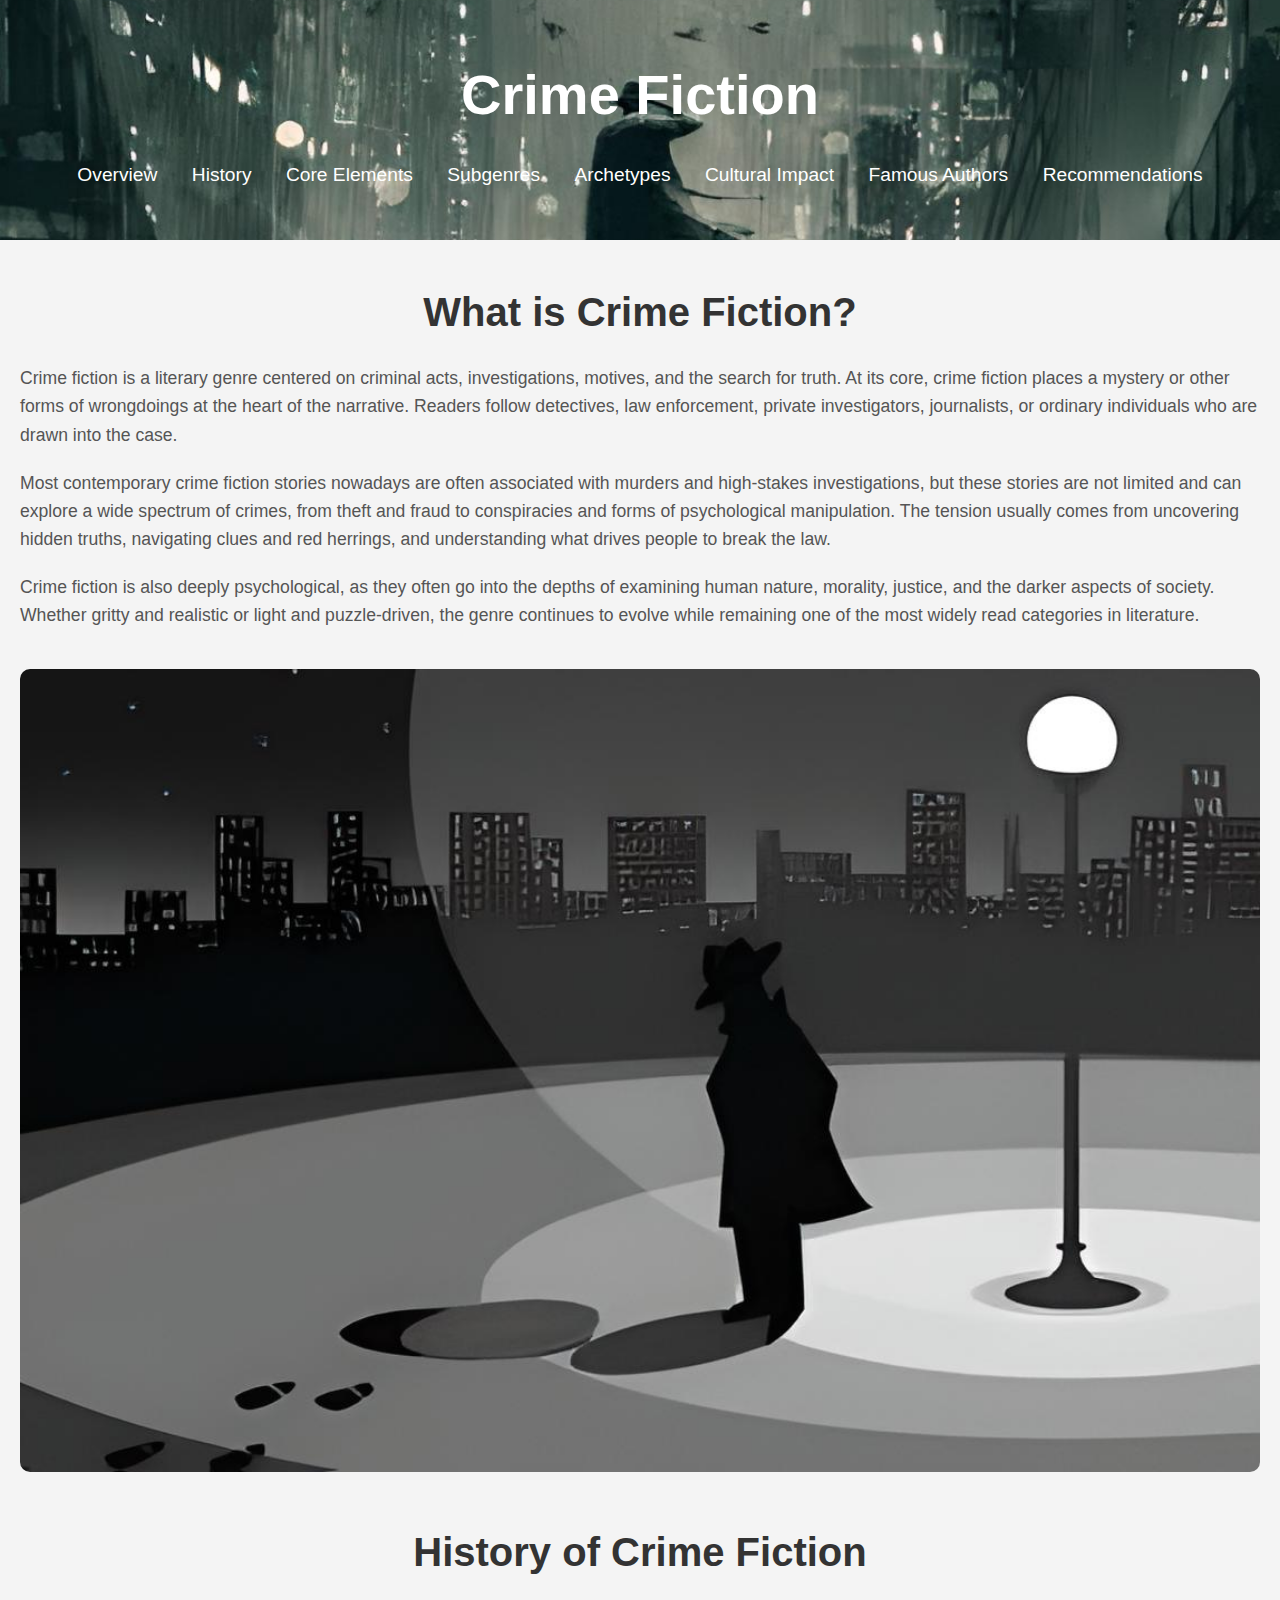
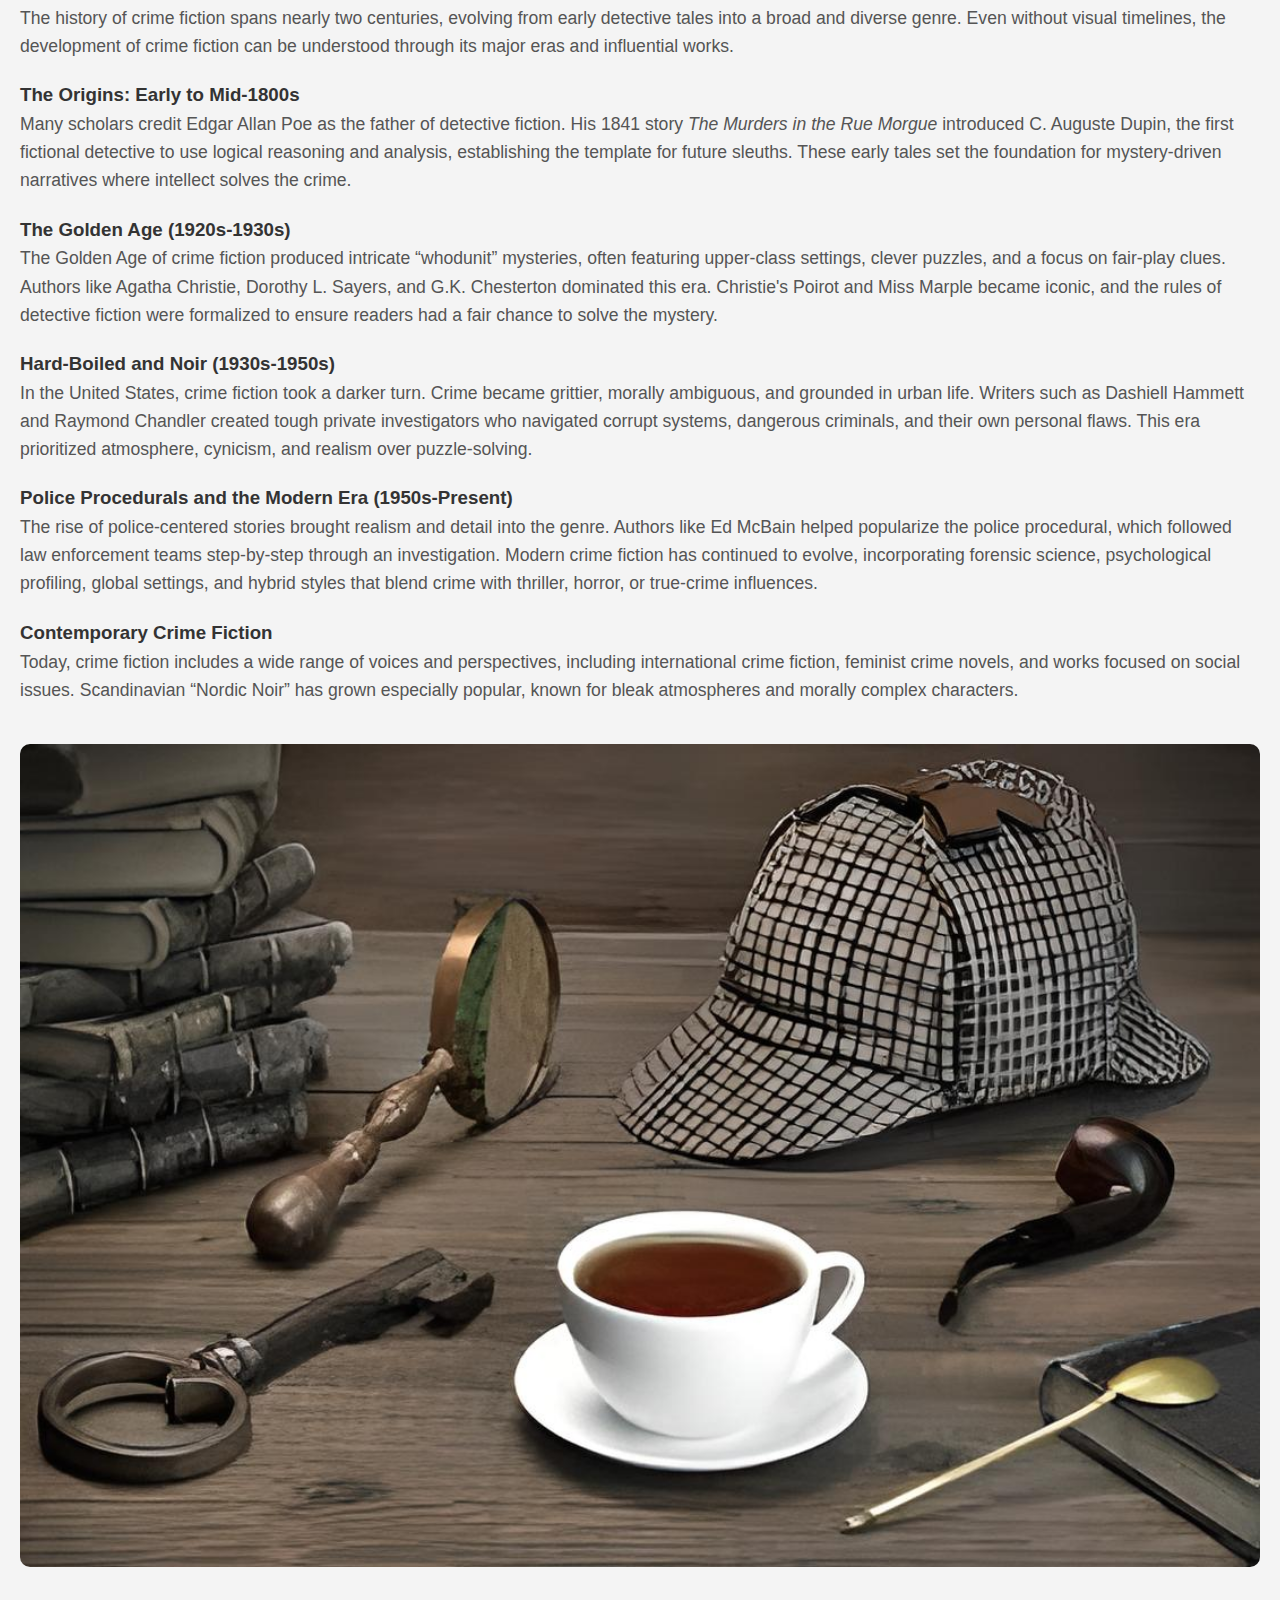
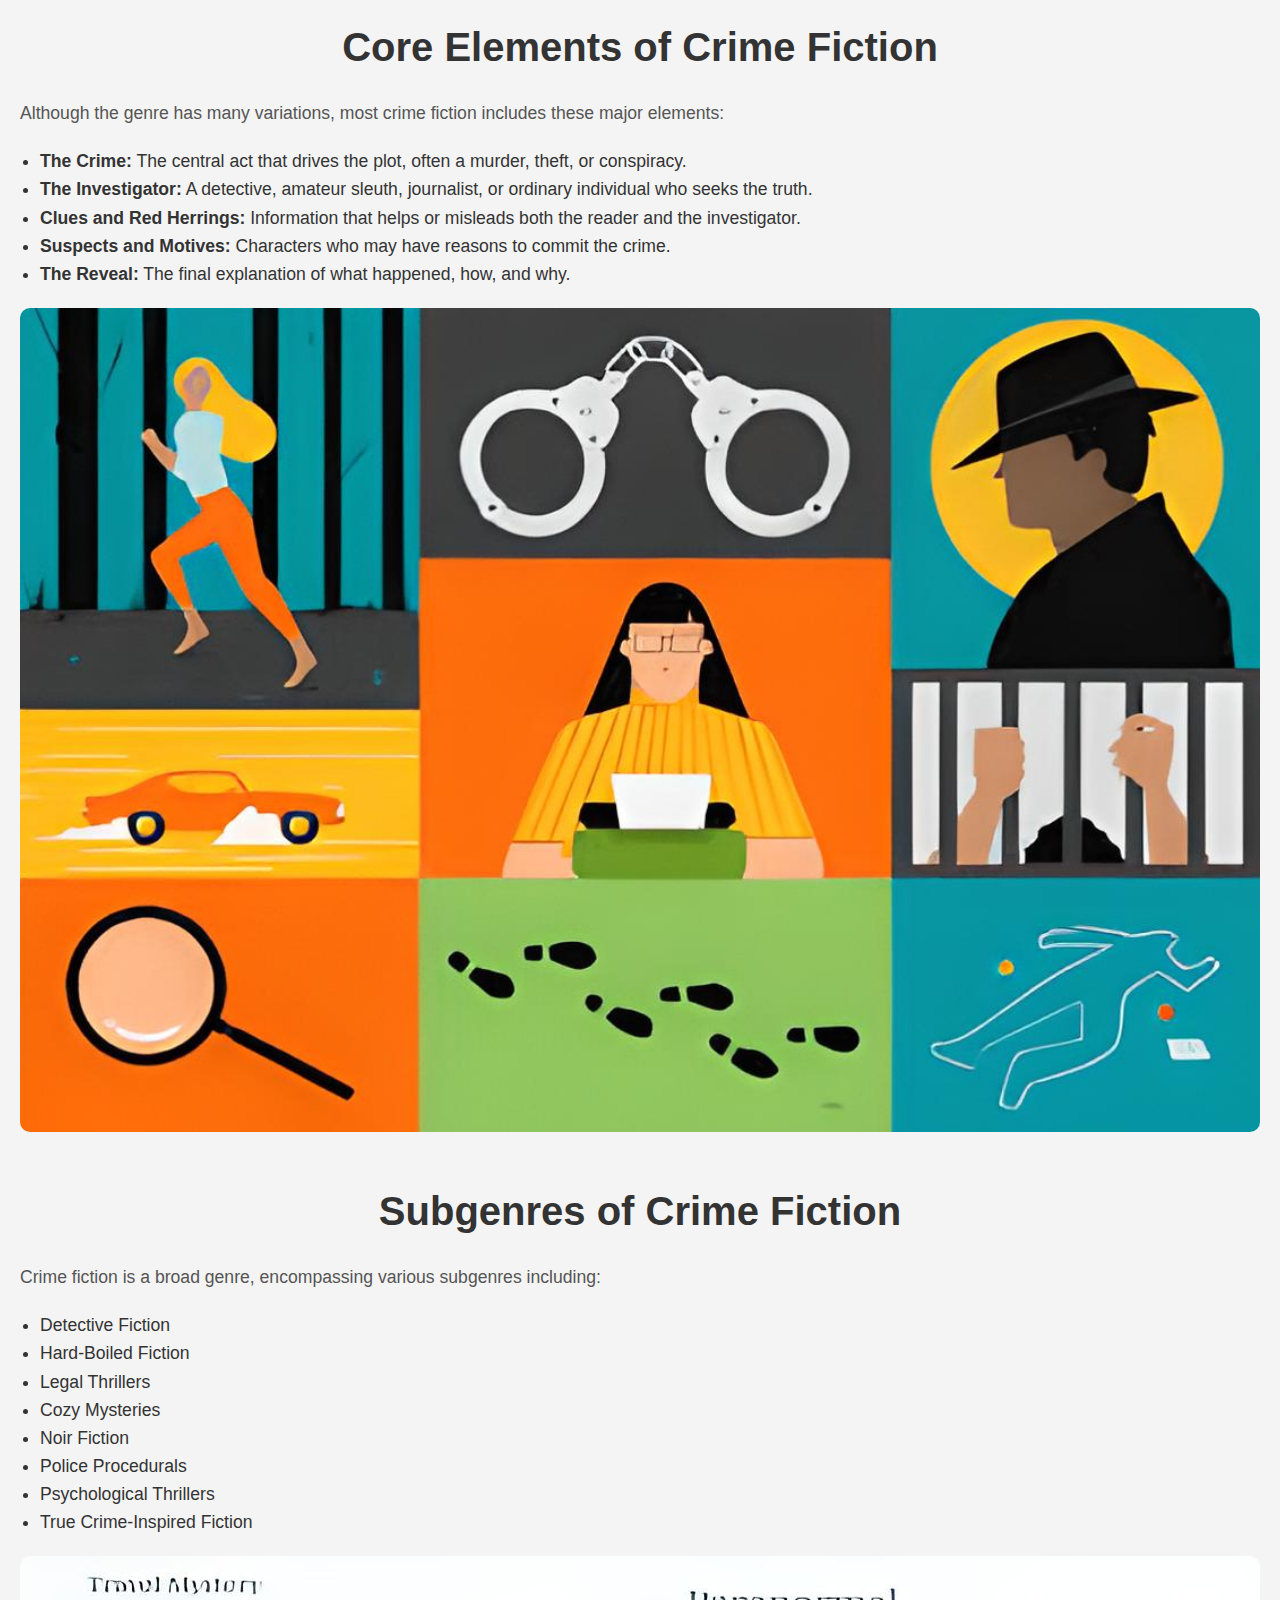
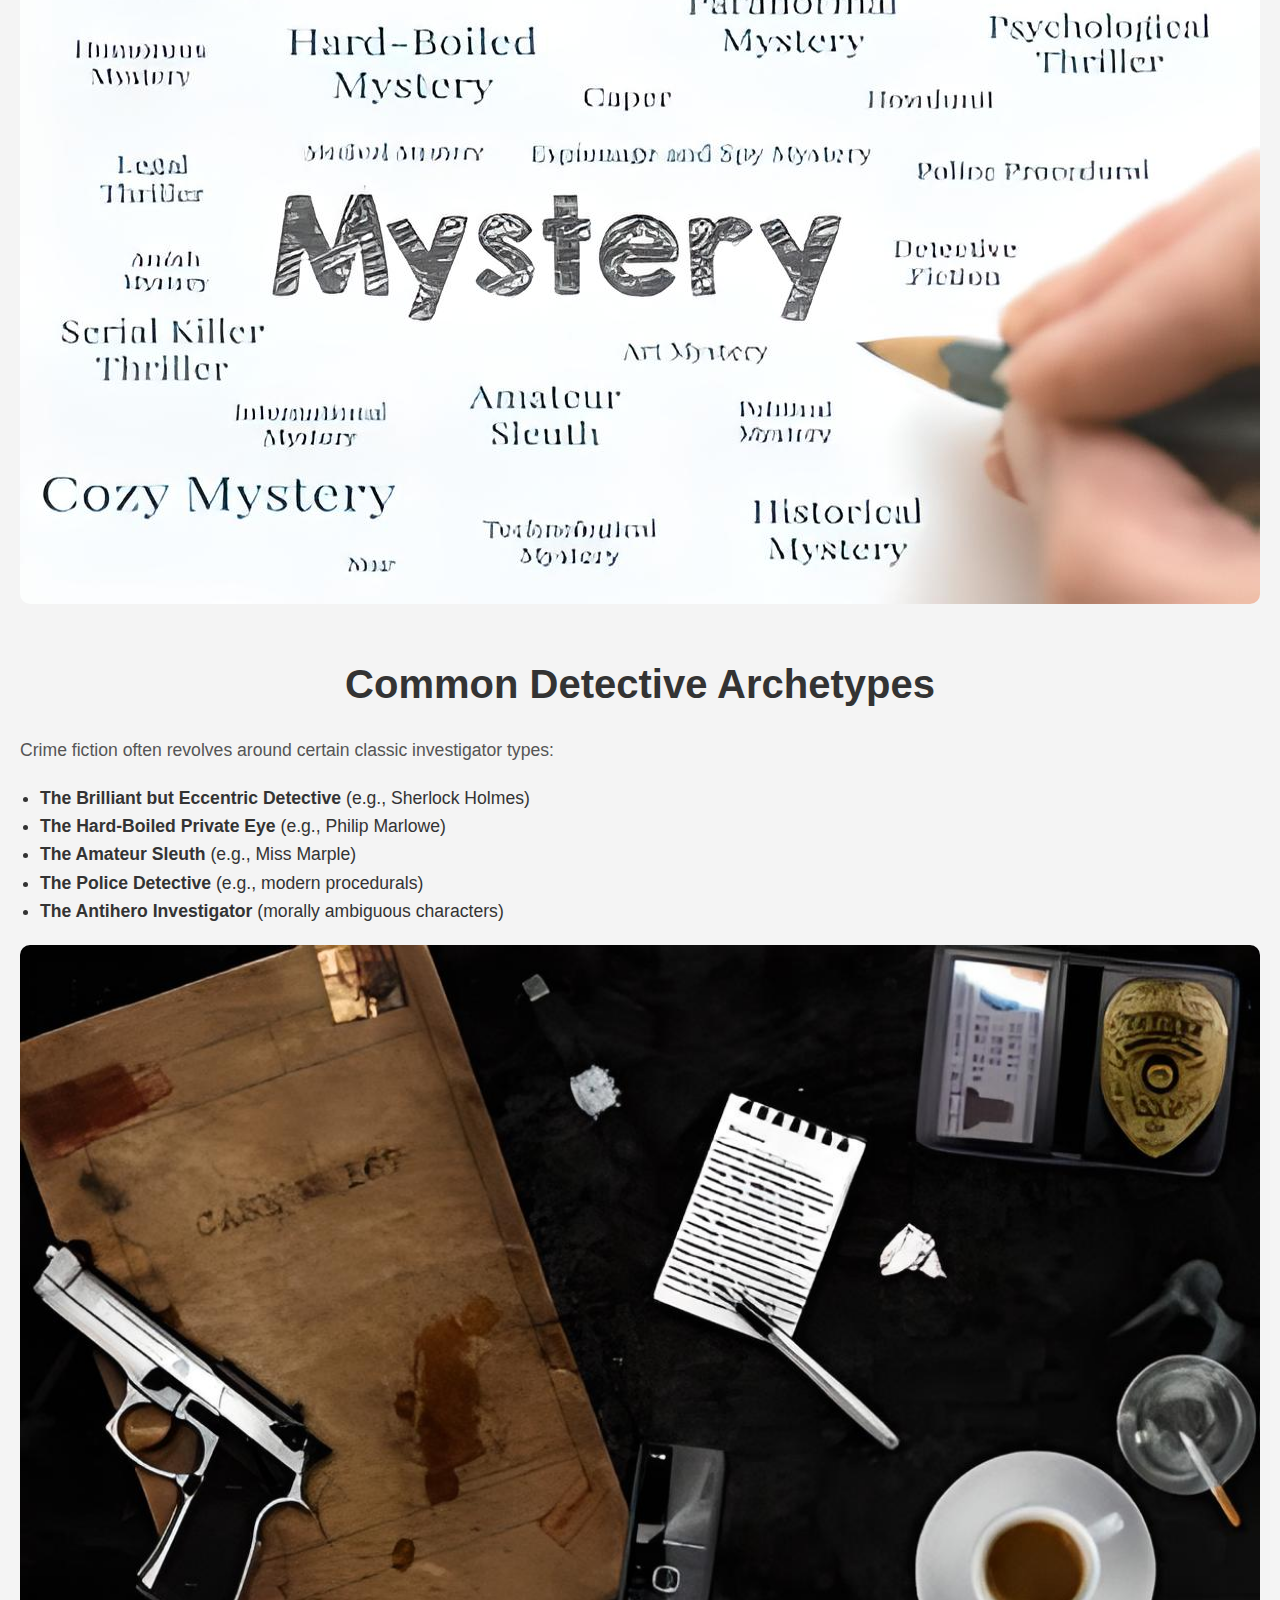
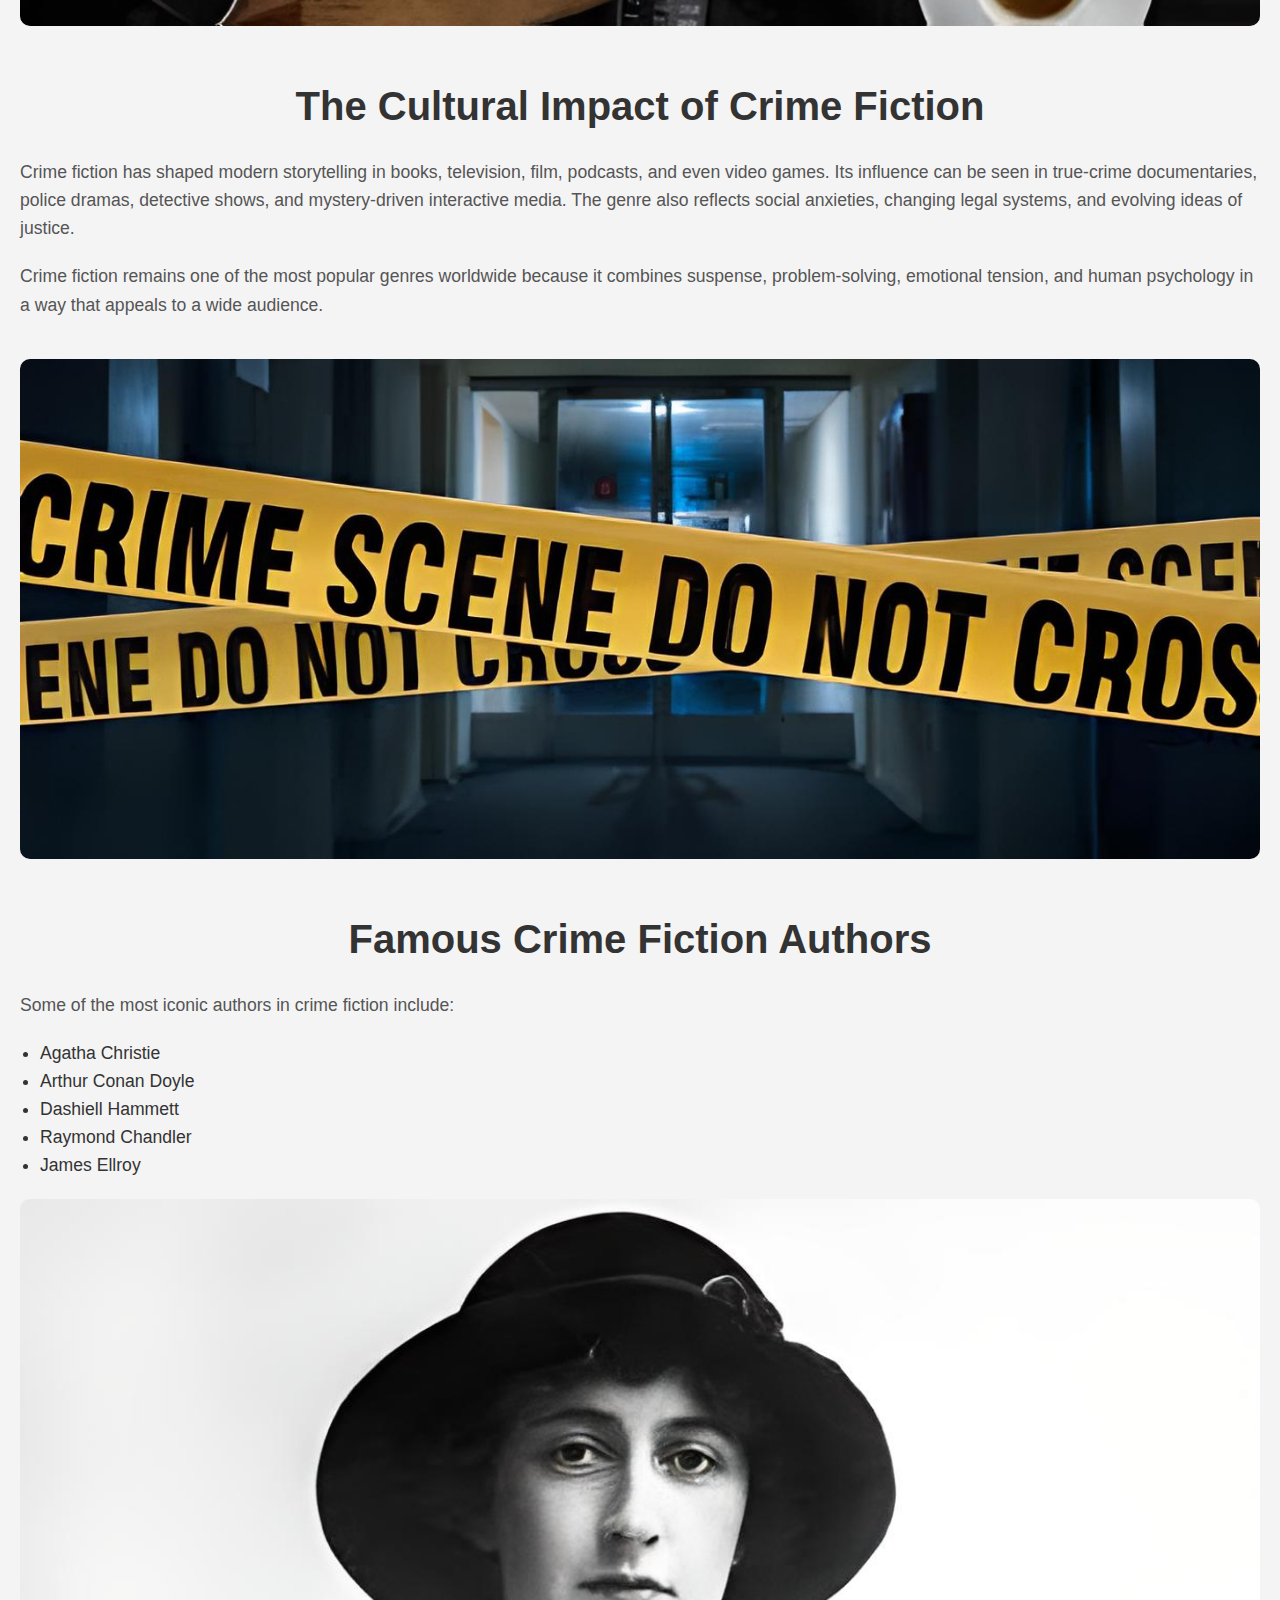
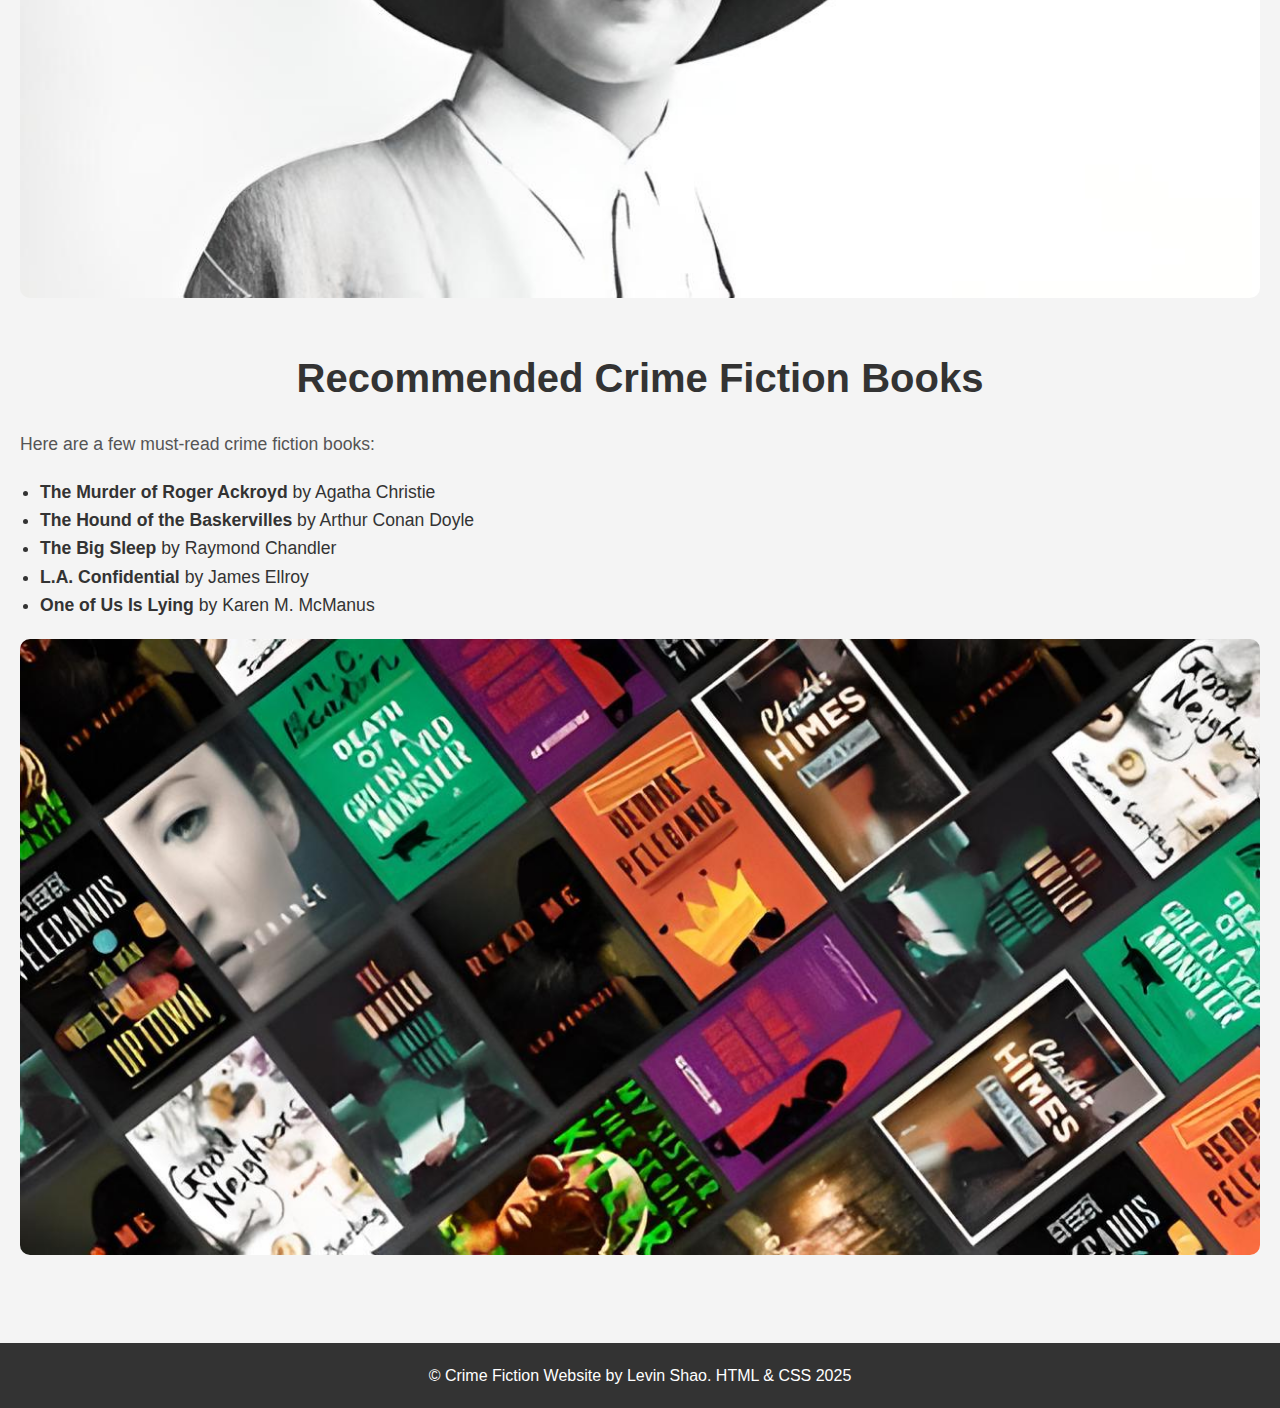
<file: index.html>
<!DOCTYPE html>
<html lang="en">
<head>
    <meta charset="UTF-8">
    <meta name="viewport" content="width=device-width, initial-scale=1.0">
    <meta http-equiv="X-UA-Compatible" content="ie=edge">
    <title>Crime Fiction</title>
    <link rel="icon" href="img/favicon.png" type="image/png">
    <link rel="stylesheet" href="styles.css">
</head>
<body>

    <!-- Header Section -->
    <header>
        <div class="container">
            <h1>Crime Fiction</h1>
            <nav>
                <ul>
                    <li><a href="#overview">Overview</a></li>
                    <li><a href="#history">History</a></li>
                    <li><a href="#core-elements">Core Elements</a></li>
                    <li><a href="#subgenres">Subgenres</a></li>
                    <li><a href="#archetypes">Archetypes</a></li>
                    <li><a href="#impact">Cultural Impact</a></li>
                    <li><a href="#famous-authors">Famous Authors</a></li>
                    <li><a href="#recommendations">Recommendations</a></li>
                </ul>
            </nav>
        </div>
    </header>

    <!-- Main Content Section -->
    <main>

        <!-- OVERVIEW -->
        <section id="overview" class="section">
            <h2>What is Crime Fiction?</h2>
            <p>
                Crime fiction is a literary genre centered on criminal acts, investigations, motives, 
                and the search for truth. At its core, crime fiction places a mystery or other forms of 
                wrongdoings at the heart of the narrative. Readers follow detectives, law enforcement, 
                private investigators, journalists, or ordinary individuals who are drawn into the case.
            </p>
            <p>
                Most contemporary crime fiction stories nowadays are often associated with murders and high-stakes 
                investigations, but these stories are not limited and can explore a wide spectrum of crimes, from 
                theft and fraud to conspiracies and forms of psychological manipulation. The tension usually comes 
                from uncovering hidden truths, navigating clues and red herrings, and understanding what drives people to break the law.
            </p>
            <p>
                Crime fiction is also deeply psychological, as they often go into the depths of examining human nature, 
                morality, justice, and the darker aspects of society. Whether gritty and realistic or light and puzzle-driven, 
                the genre continues to evolve while remaining one of the most widely read categories in literature.
            </p>
            <img src="img/hd.jpg" alt="Crime Fiction Image">
        </section>

        <!-- HISTORY -->
        <section id="history" class="section">
            <h2>History of Crime Fiction</h2>

            <p>
                The history of crime fiction spans nearly two centuries, evolving from early detective tales 
                into a broad and diverse genre. Even without visual timelines, the development of crime fiction 
                can be understood through its major eras and influential works.
            </p>

            <h3>The Origins: Early to Mid-1800s</h3>
            <p>
                Many scholars credit Edgar Allan Poe as the father of detective fiction. His 1841 story 
                <em>The Murders in the Rue Morgue</em> introduced C. Auguste Dupin, the first fictional detective 
                to use logical reasoning and analysis, establishing the template for future sleuths. These early 
                tales set the foundation for mystery-driven narratives where intellect solves the crime.
            </p>

            <h3>The Golden Age (1920s-1930s)</h3>
            <p>
                The Golden Age of crime fiction produced intricate “whodunit” mysteries, often featuring 
                upper-class settings, clever puzzles, and a focus on fair-play clues. Authors like 
                Agatha Christie, Dorothy L. Sayers, and G.K. Chesterton dominated this era. Christie's 
                Poirot and Miss Marple became iconic, and the rules of detective fiction were formalized 
                to ensure readers had a fair chance to solve the mystery.
            </p>

            <h3>Hard-Boiled and Noir (1930s-1950s)</h3>
            <p>
                In the United States, crime fiction took a darker turn. Crime became grittier, morally ambiguous, 
                and grounded in urban life. Writers such as Dashiell Hammett and Raymond Chandler created 
                tough private investigators who navigated corrupt systems, dangerous criminals, and their own 
                personal flaws. This era prioritized atmosphere, cynicism, and realism over puzzle-solving.
            </p>

            <h3>Police Procedurals and the Modern Era (1950s-Present)</h3>
            <p>
                The rise of police-centered stories brought realism and detail into the genre. Authors like 
                Ed McBain helped popularize the police procedural, which followed law enforcement teams step-by-step 
                through an investigation. Modern crime fiction has continued to evolve, incorporating forensic science, 
                psychological profiling, global settings, and hybrid styles that blend crime with thriller, horror, 
                or true-crime influences.
            </p>

            <h3>Contemporary Crime Fiction</h3>
            <p>
                Today, crime fiction includes a wide range of voices and perspectives, including international 
                crime fiction, feminist crime novels, and works focused on social issues. Scandinavian “Nordic Noir” 
                has grown especially popular, known for bleak atmospheres and morally complex characters.
            </p>

            <img src="img/hd2.jpg" alt="Crime Fiction Image">
        </section>

        <!-- CORE ELEMENTS -->
        <section id="core-elements" class="section">
            <h2>Core Elements of Crime Fiction</h2>
            <p>Although the genre has many variations, most crime fiction includes these major elements:</p>
            <ul>
                <li><strong>The Crime:</strong> The central act that drives the plot, often a murder, theft, or conspiracy.</li>
                <li><strong>The Investigator:</strong> A detective, amateur sleuth, journalist, or ordinary individual who seeks the truth.</li>
                <li><strong>Clues and Red Herrings:</strong> Information that helps or misleads both the reader and the investigator.</li>
                <li><strong>Suspects and Motives:</strong> Characters who may have reasons to commit the crime.</li>
                <li><strong>The Reveal:</strong> The final explanation of what happened, how, and why.</li>
            </ul>

            <img src="img/hd4.jpg" alt="Crime Fiction Image">
        </section>

        <!-- SUBGENRES -->
        <section id="subgenres" class="section">
            <h2>Subgenres of Crime Fiction</h2>
            <p>Crime fiction is a broad genre, encompassing various subgenres including:</p>
            <ul>
                <li>Detective Fiction</li>
                <li>Hard-Boiled Fiction</li>
                <li>Legal Thrillers</li>
                <li>Cozy Mysteries</li>
                <li>Noir Fiction</li>
                <li>Police Procedurals</li>
                <li>Psychological Thrillers</li>
                <li>True Crime-Inspired Fiction</li>
            </ul>

            <img src="img/hd5.jpg" alt="Crime Fiction Image">
        </section>

        <!-- DETECTIVE ARCHETYPES -->
        <section id="archetypes" class="section">
            <h2>Common Detective Archetypes</h2>
            <p>Crime fiction often revolves around certain classic investigator types:</p>
            <ul>
                <li><strong>The Brilliant but Eccentric Detective</strong> (e.g., Sherlock Holmes)</li>
                <li><strong>The Hard-Boiled Private Eye</strong> (e.g., Philip Marlowe)</li>
                <li><strong>The Amateur Sleuth</strong> (e.g., Miss Marple)</li>
                <li><strong>The Police Detective</strong> (e.g., modern procedurals)</li>
                <li><strong>The Antihero Investigator</strong> (morally ambiguous characters)</li>
            </ul>

            <img src="img/hd6.jpg" alt="Crime Fiction Image">
        </section>

        <!-- CULTURAL IMPACT -->
        <section id="impact" class="section">
            <h2>The Cultural Impact of Crime Fiction</h2>
            <p>
                Crime fiction has shaped modern storytelling in books, television, film, podcasts, and even video games. 
                Its influence can be seen in true-crime documentaries, police dramas, detective shows, and mystery-driven 
                interactive media. The genre also reflects social anxieties, changing legal systems, and evolving ideas of justice.
            </p>
            <p>
                Crime fiction remains one of the most popular genres worldwide because it combines suspense, 
                problem-solving, emotional tension, and human psychology in a way that appeals to a wide audience.
            </p>

            <img src="img/hd7.jpg" alt="Crime Fiction Image">
        </section>

        <!-- FAMOUS AUTHORS -->
        <section id="famous-authors" class="section">
            <h2>Famous Crime Fiction Authors</h2>
            <p>Some of the most iconic authors in crime fiction include:</p>
            <ul>
                <li>Agatha Christie</li>
                <li>Arthur Conan Doyle</li>
                <li>Dashiell Hammett</li>
                <li>Raymond Chandler</li>
                <li>James Ellroy</li>
            </ul>

            <img src="img/hd8.jpg" alt="Agatha Christie Image">
        </section>

        <!-- RECOMMENDATIONS -->
        <section id="recommendations" class="section">
            <h2>Recommended Crime Fiction Books</h2>
            <p>Here are a few must-read crime fiction books:</p>
            <ul>
                <li><strong>The Murder of Roger Ackroyd</strong> by Agatha Christie</li>
                <li><strong>The Hound of the Baskervilles</strong> by Arthur Conan Doyle</li>
                <li><strong>The Big Sleep</strong> by Raymond Chandler</li>
                <li><strong>L.A. Confidential</strong> by James Ellroy</li>
                <li><strong>One of Us Is Lying</strong> by Karen M. McManus</li>
            </ul>

            <img src="img/hd9.jpg" alt="Crime Fiction Image">
        </section>

    </main>

    <!-- Footer Section -->
    <footer>
        <p>&copy; Crime Fiction Website by Levin Shao. HTML & CSS 2025</p>
    </footer>

</body>
</html>
</file>
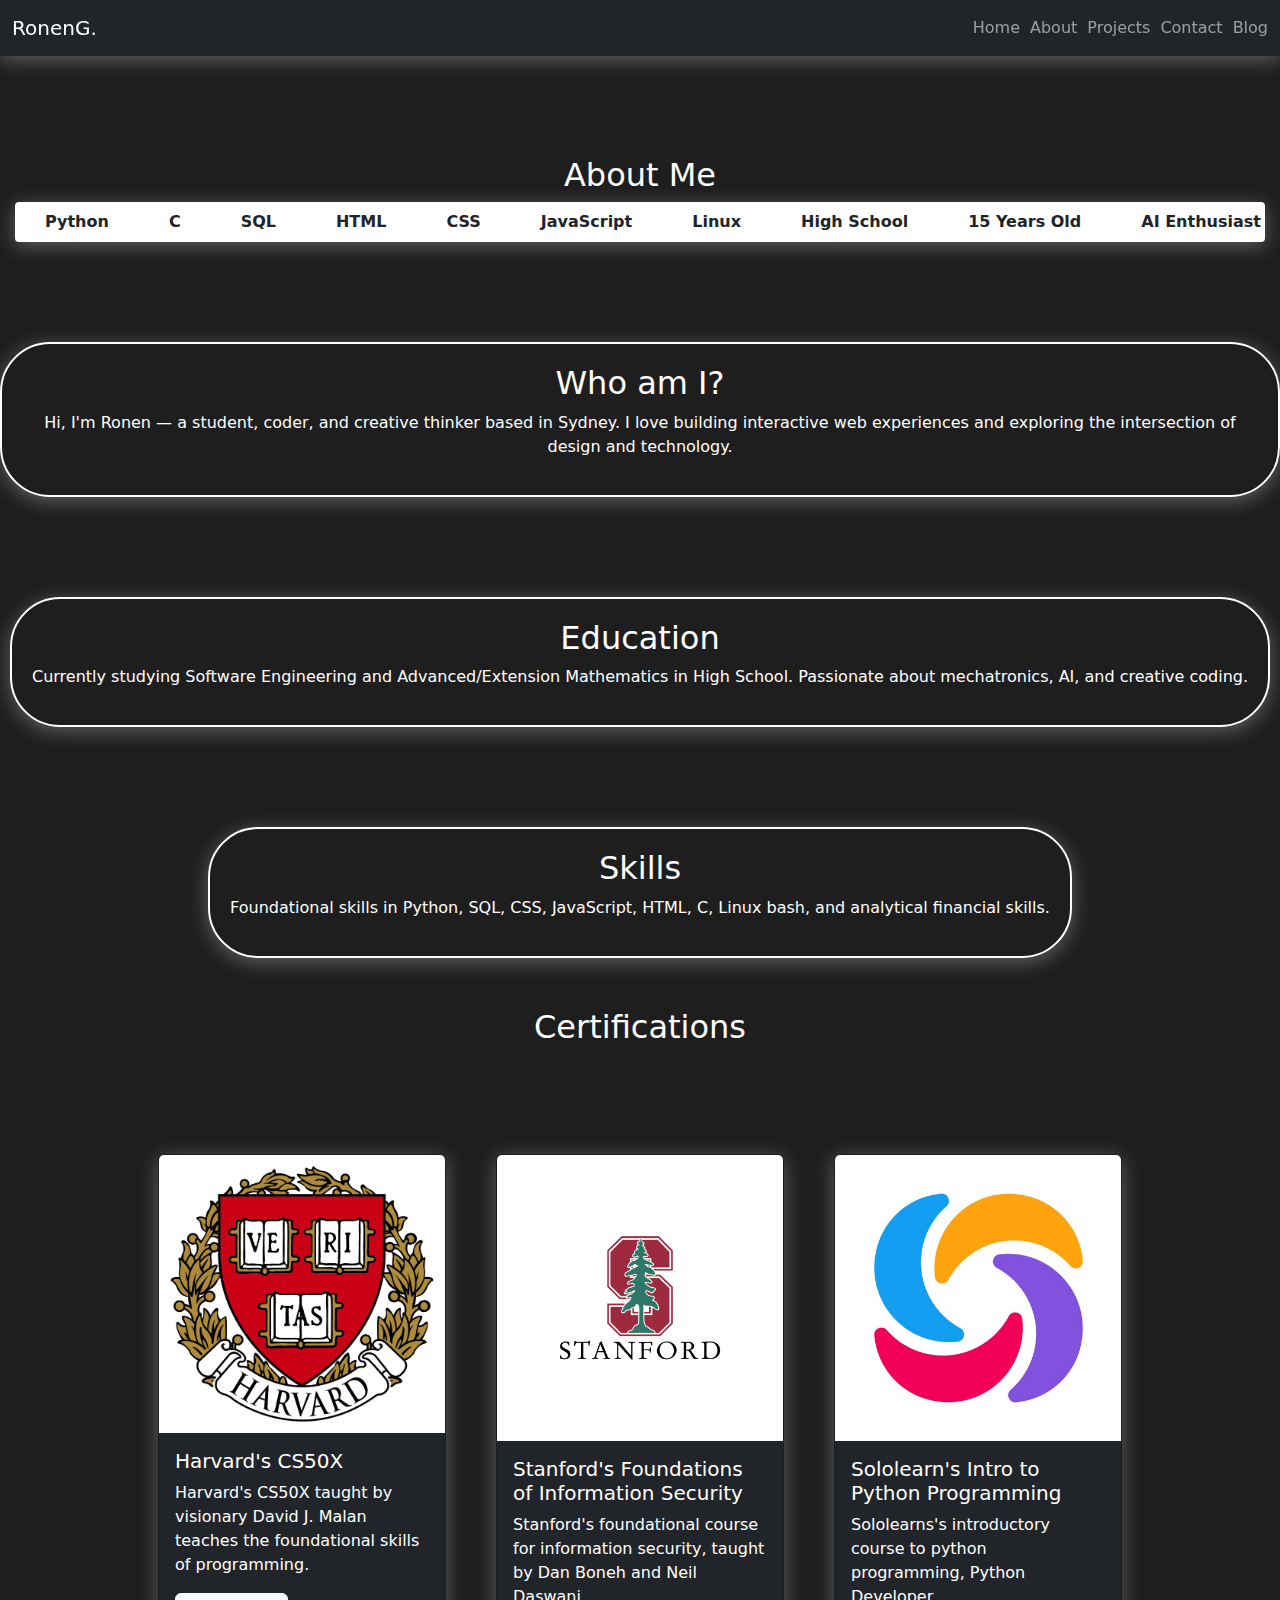
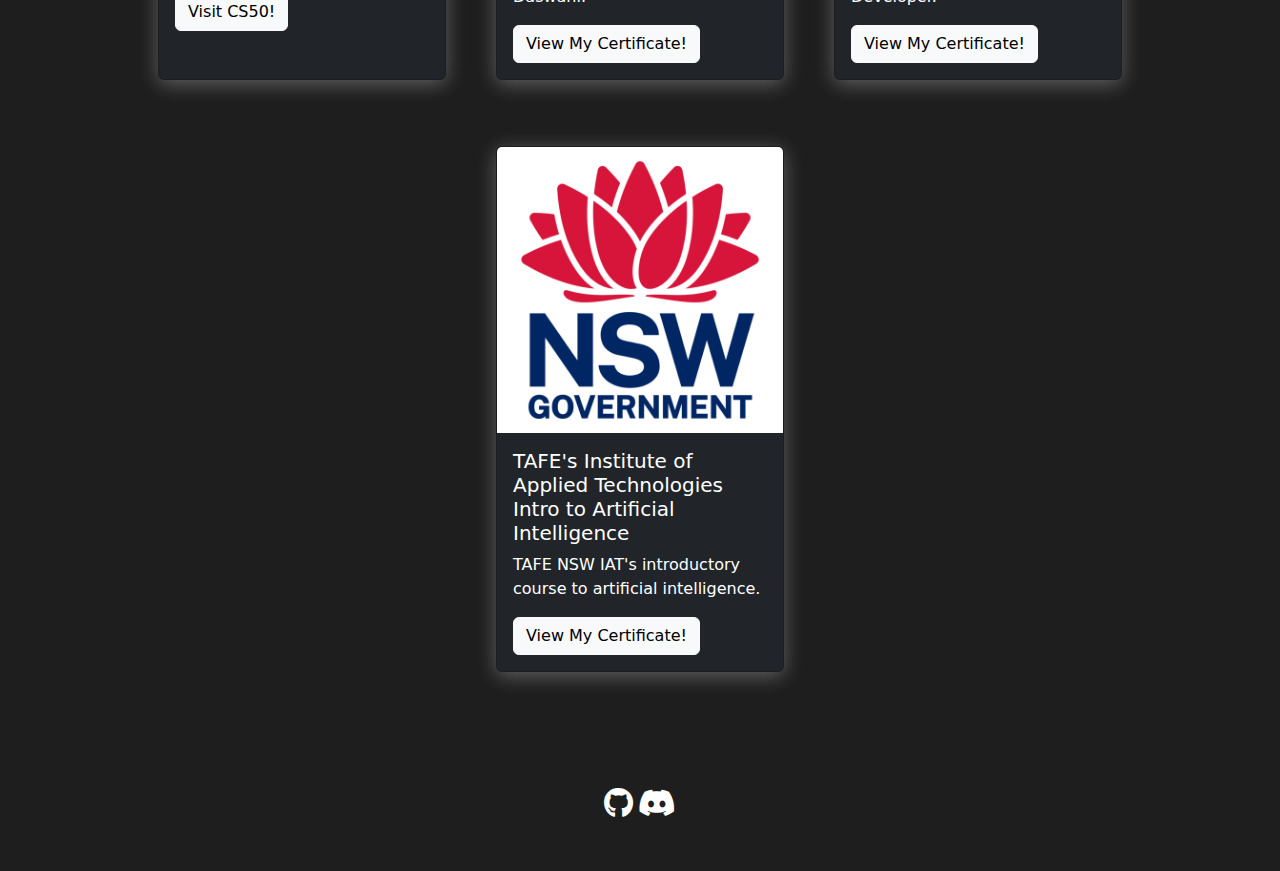
<file: about.html>
<!DOCTYPE html>

<html lang="en">
<head>
    <meta charset="utf-8">
    <meta name="viewport" content="width=device-width, initial-scale=1.0, maximum-scale=1.0">

    <title>
        ProLemon99
    </title>

    <link rel = "stylesheet" href="about.css">
    <link href="https://cdn.jsdelivr.net/npm/bootstrap@5.3.3/dist/css/bootstrap.min.css" rel="stylesheet">
    <link rel = "stylesheet" href="shadows.css">
    <link rel="stylesheet" href="https://cdnjs.cloudflare.com/ajax/libs/animate.css/4.1.1/animate.min.css"/>
    <link rel="stylesheet" href="https://cdnjs.cloudflare.com/ajax/libs/font-awesome/6.7.2/css/all.min.css">

</head>
<div class = "animate__animated animate__fadeInDown">
    <body>
        <nav class="navbar navbar-dark bg-dark default-glow">
            <div class="container-fluid">
                <a class="navbar-brand" href="index.html">RonenG.</a>
                    <ul class = "flex-row navbar-nav">
                        <li class="nav-item"><a class="nav-link" href="index.html">Home</a></li>
                        <li class="nav-item"><a class="nav-link" href="about.html">About</a></li>
                        <li class="nav-item"><a class="nav-link" href="projects.html">Projects</a></li>
                        <li class="nav-item"><a class="nav-link" href="contacts.html">Contact</a></li>
                        <li class="nav-item"><a class="nav-link" href="blog.html">Blog</a></li>
                    </ul>
            </div>
        </nav>

        <main>
            <div class="title">
                <h2>About Me</h2>
            </div>
            <div class="scrolling-text-container default-glow white-shadow">
                <div class = "scrolling-text-inner" style="--marquee-speed: 20s; --direction:scroll-right" role="marquee">
                    <div class="scrolling-text">
                        <div class="scrolling-text-item">Python</div>
                        <div class="scrolling-text-item">C</div>
                        <div class="scrolling-text-item">SQL</div>
                        <div class="scrolling-text-item">HTML</div>
                        <div class="scrolling-text-item">CSS</div>
                        <div class="scrolling-text-item">JavaScript</div>
                        <div class="scrolling-text-item">Linux</div>
                        <div class="scrolling-text-item">High School</div>
                        <div class="scrolling-text-item">15 Years Old</div>
                        <div class="scrolling-text-item">AI Enthusiast</div>
                    </div>
                    <div class="scrolling-text">
                        <div class="scrolling-text-item">Python</div>
                        <div class="scrolling-text-item">C</div>
                        <div class="scrolling-text-item">SQL</div>
                        <div class="scrolling-text-item">HTML</div>
                        <div class="scrolling-text-item">CSS</div>
                        <div class="scrolling-text-item">JavaScript</div>
                        <div class="scrolling-text-item">Linux</div>
                        <div class="scrolling-text-item">High School</div>
                        <div class="scrolling-text-item">15 Years Old</div>
                        <div class="scrolling-text-item">AI Enthusiast</div>
                    </div>
                </div>
            </div>

            <section class="about-section">
                    <div id = "border" class="white-shadow default-glow"> 
                        <h2>Who am I?</h2>
                        <p>Hi, I'm Ronen — a student, coder, and creative thinker based in Sydney. I love building interactive web experiences and exploring the intersection of design and technology.</p>
                    </div>
                    <div id = "border" class="white-shadow default-glow">
                        <h2>Education</h2>
                        <p>Currently studying Software Engineering and Advanced/Extension Mathematics in High School. Passionate about mechatronics, AI, and creative coding.</p>
                    </div>
                    <div id= "border" class="white-shadow default-glow">
                        <h2>Skills</h2>
                        <p>Foundational skills in Python, SQL, CSS, JavaScript, HTML, C, Linux bash, and analytical financial skills.</p>
                    </div>
            </section>

            <section class="certifications-section">
                <h2>Certifications</h2>
                    <div class="cards">
                        <div class="card text-white bg-dark mb-3 white-shadow default-glow" style="width: 18rem;">
                            <img class="card-img-top" src="Images/Harvard.jpeg" alt="Harvard's CS50X">
                            <div class="card-body">
                                <h5 class="card-title">Harvard's CS50X</h5>
                                <p class="card-text">Harvard's CS50X taught by visionary David J. Malan teaches the foundational skills of programming.</p>
                                <a href="https://www.edx.org/learn/computer-science/harvard-university-cs50-s-introduction-to-computer-science" class="btn btn-light">Visit CS50!</a>
                            </div>
                        </div>

                        <div class="card text-white bg-dark mb-3 white-shadow default-glow" style="width: 18rem;">
                            <img class="card-img-top" src="Images/stanford.jpg" alt="Stanford's Foundations of Information Security">
                            <div class="card-body">
                                <h5 class="card-title">Stanford's Foundations of Information Security</h5>
                                <p class="card-text">Stanford's foundational course for information security, taught by Dan Boneh and Neil Daswani.</p>
                                <a href="https://digitalcredential.stanford.edu/check/0B62B896279D4F7FDD1E031A00FA329D32F8B132748AE1F11A6870CE763E626DRUZXby9GNGNCOFFFOEV2V09kUzZVS0xpYWZCcHFmSDgxVlFSNW5GQzMyUkFQb0Vh" class="btn btn-light">View My Certificate!</a>
                            </div>
                        </div>
                         <div class="card text-white bg-dark mb-3 white-shadow default-glow" style="width: 18rem;">
                            <img class="card-img-top" src="Images/Sololearn.jpg" alt="Sololearn's Intro to Python Programming">
                            <div class="card-body">
                                <h5 class="card-title">Sololearn's Intro to Python Programming</h5>
                                <p class="card-text">Sololearns's introductory course to python programming, Python Developer.</p>
                                <a href="https://www.sololearn.com/certificates/CC-KIS6WZHG" class="btn btn-light">View My Certificate!</a>
                            </div>
                        </div>
                        <div class="card text-white bg-dark mb-3 white-shadow default-glow" style="width: 18rem;">
                            <img class="card-img-top" src="Images/NSW.png" alt="TAFE's Institute of Applied Technologies Intro to Artificial Intelligence">
                            <div class="card-body">
                                <h5 class="card-title">TAFE's Institute of Applied Technologies Intro to Artificial Intelligence</h5>
                                <p class="card-text">TAFE NSW IAT's introductory course to artificial intelligence.</p>
                                <a href="https://drive.google.com/file/d/1pi_HCcnm4X2WH_sUXWqBYyWiG4N3vxam/view?usp=sharing" class="btn btn-light">View My Certificate!</a>
                            </div>
                        </div>
                    </div>
            </section>


            <section class="contacts-section">
                <div class="hover-shadow">
                        <a href="https://github.com/RonenGupta" class="fa-brands fa-github"></a>
                        <a href="https://discord.com/users/867571800958304266" class="fa-brands fa-discord"></a>
                </div>
            </section>
        </main>
    </body>
</html>
</file>
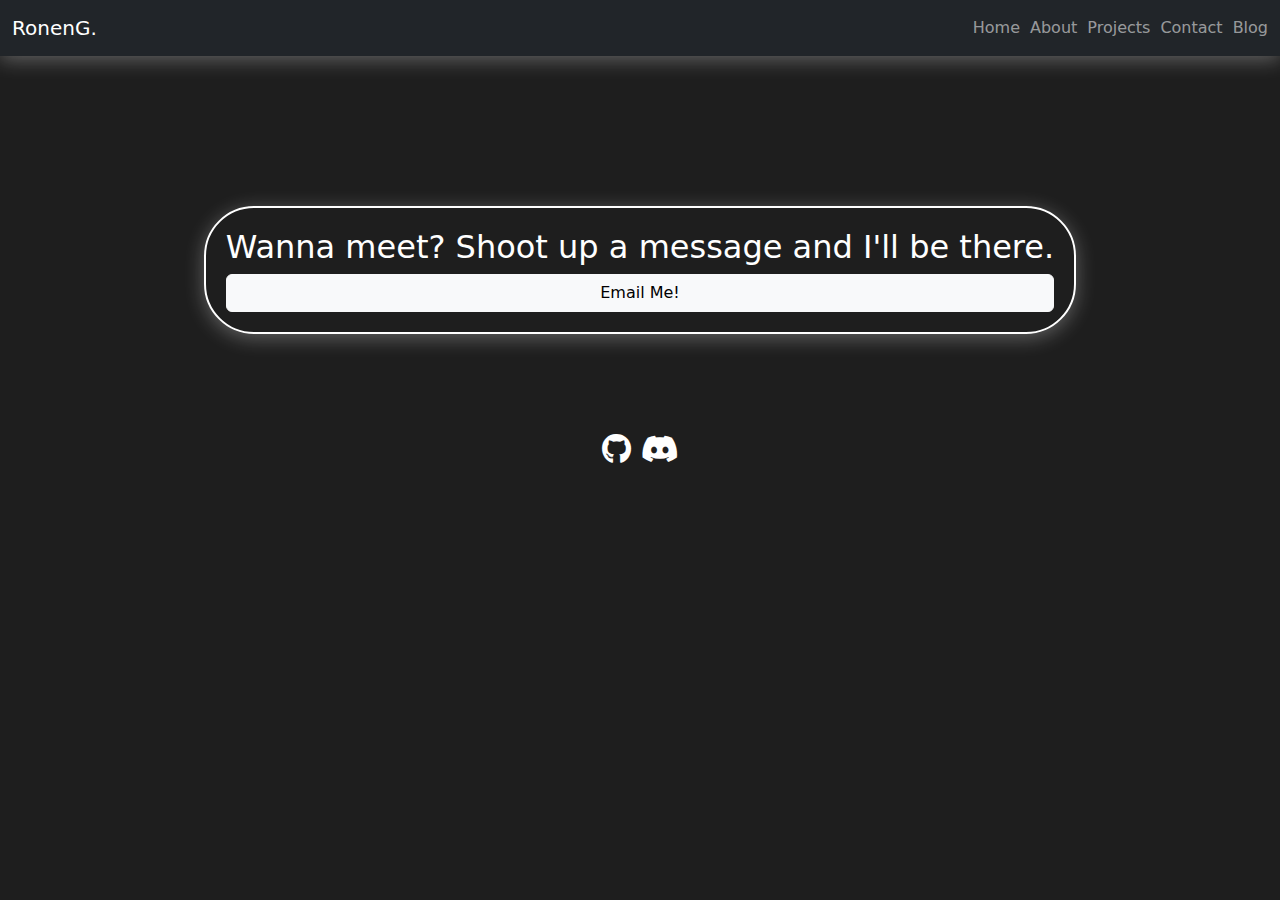
<file: contacts.html>
<!DOCTYPE html>

<html lang="en">
<head>
    <meta charset="utf-8">
    <meta name="viewport" content="width=device-width, initial-scale=1.0, maximum-scale=1.0">
 
    <title>
        RonenG.
    </title>

    <link rel = "stylesheet" href="contacts.css">
    <link rel = "stylesheet" href="shadows.css">
    <link href="https://cdn.jsdelivr.net/npm/bootstrap@5.3.3/dist/css/bootstrap.min.css" rel="stylesheet">
    <link rel="stylesheet" href="https://cdnjs.cloudflare.com/ajax/libs/animate.css/4.1.1/animate.min.css"/>
    <link rel="stylesheet" href="https://cdnjs.cloudflare.com/ajax/libs/font-awesome/6.7.2/css/all.min.css">

</head>
<div class = "animate__animated animate__fadeInDown">
    <body>
        <nav class="navbar navbar-dark bg-dark default-glow">
            <div class="container-fluid">
                <a class="navbar-brand" href="index.html">RonenG.</a>
                    <ul class = "flex-row navbar-nav">
                        <li class="nav-item"><a class="nav-link" href="index.html">Home</a></li>
                        <li class="nav-item"><a class="nav-link" href="about.html">About</a></li>
                        <li class="nav-item"><a class="nav-link" href="projects.html">Projects</a></li>
                        <li class="nav-item"><a class="nav-link" href="contacts.html">Contact</a></li>
                        <li class="nav-item"><a class="nav-link" href="blog.html">Blog</a></li>
                    </ul>
            </div>
        </nav>

        <main>
            <section class="message">
                <div id="border" class="default-glow white-shadow">
                    <h2>Wanna meet? Shoot up a message and I'll be there.</h2>
                    <a href="mailto:saberstrike38@gmail.com" class="btn btn-light button">Email Me!</a>
                </div>
            </section>

             <section class="contacts-section">
                    <a href="https://github.com/RonenGupta" class="fa-brands fa-github"></a>
                    <a href="https://discord.com/users/867571800958304266" class="fa-brands fa-discord"></a>
            </section>
        </main>
    </body>
</div>
</html>
</file>
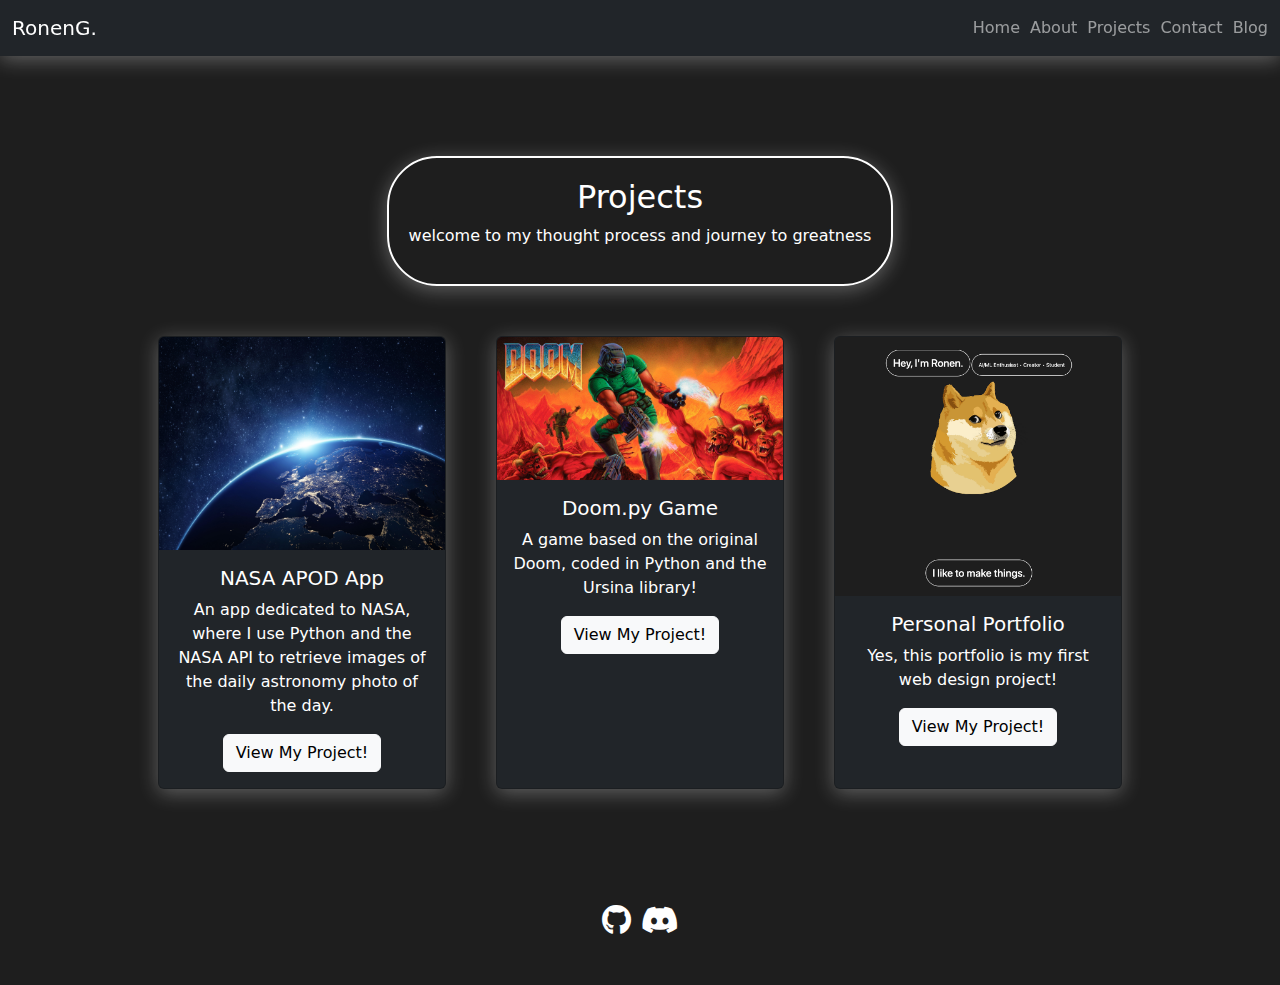
<file: projects.html>
<!DOCTYPE html>

<html lang="en">
<head>
    <meta charset="utf-8">
    <meta name="viewport" content="width=device-width, initial-scale=1.0, maximum-scale=1.0">

    <title>
        RonenG.
    </title>

    <link rel = "stylesheet" href="projects.css">
    <link rel = "stylesheet" href="shadows.css">
    <link href="https://cdn.jsdelivr.net/npm/bootstrap@5.3.3/dist/css/bootstrap.min.css" rel="stylesheet">
    <link rel="stylesheet" href="https://cdnjs.cloudflare.com/ajax/libs/animate.css/4.1.1/animate.min.css"/>
    <link rel="stylesheet" href="https://cdnjs.cloudflare.com/ajax/libs/font-awesome/6.7.2/css/all.min.css">

</head>
<div class = "animate__animated animate__fadeInDown">
    <body>
        <nav class="navbar navbar-dark bg-dark default-glow">
            <div class="container-fluid">
                <a class="navbar-brand " href="index.html">RonenG.</a>
                    <ul class = "flex-row navbar-nav">
                        <li class="nav-item"><a class="nav-link" href="index.html">Home</a></li>
                        <li class="nav-item"><a class="nav-link" href="about.html">About</a></li>
                        <li class="nav-item"><a class="nav-link" href="projects.html">Projects</a></li>
                        <li class="nav-item"><a class="nav-link" href="contacts.html">Contact</a></li>
                        <li class="nav-item"><a class="nav-link" href="blog.html">Blog</a></li>
                    </ul>
            </div>
        </nav>

        <main>
            <section class="projects">
                <div id="border" class="white-shadow default-glow">
                    <h2>Projects</h2>
                    <p>welcome to my thought process and journey to greatness</p>
                </div>
                <div class="cards">
                    <div class="card text-white bg-dark mb-3 white-shadow default-glow" style="width: 18rem;">
                        <img src="Images/NASA.jpg" class="card-img-top" alt="NASA APOD App">
                        <div class="card-body">
                            <h5 class="card-title">NASA APOD App</h5>
                            <p class="card-text">An app dedicated to NASA, where I use Python and the NASA API to retrieve images of the daily astronomy photo of the day.</p>
                            <a href="https://github.com/RonenGupta/SoftwareEngineeringFR_10SE" class="btn btn-light">View My Project!</a>
                        </div>
                    </div>

                    <div class="card text-white bg-dark mb-3 white-shadow default-glow" style="width: 18rem;">
                        <img src="Images/Doom.jpg" class="card-img-top" alt="Doom.py Game">
                        <div class="card-body">
                            <h5 class="card-title">Doom.py Game</h5>
                            <p class="card-text">A game based on the original Doom, coded in Python and the Ursina library!</p>
                            <a href="https://github.com/RonenGupta/11ASE_Task-2" class="btn btn-light">View My Project!</a>
                        </div>
                    </div>

                    <div class="card text-white bg-dark mb-3 white-shadow default-glow" style="width: 18rem;">
                        <img src="Images/Portfolio.png" class="card-img-top" alt="Personal Portfolio">
                        <div class="card-body">
                            <h5 class="card-title">Personal Portfolio</h5>
                            <p class="card-text">Yes, this portfolio is my first web design project!</p>
                            <a href="https://github.com/RonenGupta/SOMPortfolioProj-2025" class="btn btn-light">View My Project!</a>
                        </div>
                    </div>
                </div>
                
            </section>

            <section class="contacts-section">
                    <a href="https://github.com/RonenGupta" class="fa-brands fa-github"></a>
                    <a href="https://discord.com/users/867571800958304266" class="fa-brands fa-discord"></a>
            </section>
        </main>
    </body>
</div>
</html>
</file>
<file: about.css>
html, body {
    background-color: #1e1e1e !important;
    margin: 0;
}

ul {
    gap: 10px;
}

li:hover {
    animation-fill-mode: both;
}


nav.navbar {
  position: sticky;
  top: 0;
  z-index: 9999;
}

#img:hover {
    transform: translateY(-20px);
}

    .title {
        color: white;
        justify-content: center;
        text-align: center;
        margin-top: 100px;
    }

    .scrolling-text-container {
        background-color: white;
        display: flex;
        flex-direction: column;
        border-radius: 4px;
        overflow: hidden;
        max-width: 1250px;
        margin: 0 auto;
    }

    .scrolling-text-inner {
        display: flex;
        white-space: nowrap;
        font-size: 16px;
        font-weight: 600;
        padding: 8px 0;
        width: fit-content;
        max-width: 1250px;
    }

    .scrolling-text {
        display: flex;
    }

    .scrolling-text-item {
        padding: 0 30px;
    }

    .scrolling-text-inner > div {
        animation: var(--direction) var(--marquee-speed) linear infinite;
    }

    .scrolling-text-container:hover .scrolling-text-inner > div {
        animation-play-state: paused;
    }


    @keyframes scroll-right {
        0% {
            transform: translateX(-100%);
        }
        100% {
            transform: translateX(0%);
        }
    }

    .about-section {
    align-items: center;
    text-align: center;
    justify-content: center;
    color: white;
    display: flex;
    flex-direction: column;

  }

    #border {
        margin-top: 100px;
        border: 2px solid white;
        border-radius: 50px;
        display: inline-block;
        padding: 20px;
    }

    .contacts-section {
        display: flex;
        justify-content: center;
        align-items: center;
        padding: 50px;
        gap: 10px;
    }

    .contacts-section a {
        font-size: 30px; 
        color: white; 
        text-decoration: none;
    }

    .contacts-section a:hover {
        color: gray;
    }

    .certifications-section h2 {
        padding: 50px;
        color: white;
        text-align: center;
        align-items: center;
    }

    .cards {
        flex-wrap: wrap;
        justify-content: center;
        display: flex;
        padding: 50px;
        gap: 50px;
        position: relative;
        z-index: 1;
    }

    @media (max-width: 768px) {
        .cards {
            flex-direction: column;
            align-items: center;
            padding: 20px;
            gap: 30px;
            position: relative;
            z-index: 1;
        }

        .card {
            width: 90%;
            max-width: 400px;
            position: relative;
            z-index: 1;
        }
    }
</file>
<file: shadows.css>
.white-shadow {
  transition: box-shadow 0.3s ease-in-out;
}

.white-shadow:hover {
  box-shadow: 
    0 0 15px rgba(255, 255, 255, 1),
    0 0 40px rgba(255, 255, 255, 0.8),
    0 0 60px rgba(255, 255, 255, 0.6);
}

.default-glow {
  box-shadow: 0 4px 20px rgba(255, 255, 255, 0.3);
}
</file>
<file: contacts.css>
html, body {
    background-color: #1e1e1e !important;
    margin: 0;
}

ul {
    gap: 10px;
}

li:hover {
    animation-fill-mode: both;
}

nav.navbar {
  position: sticky;
  top: 0;
  z-index: 9999;
}

#border {
        margin-top: 100px;
        border: 2px solid white;
        border-radius: 50px;
        display: inline-block;
        padding: 20px;
    }

.resume {
        display: flex;
        align-items: center;
        justify-content: center;
        padding: 50px;
        color: white;
    }

 .contacts-section {
        display: flex;
        justify-content: center;
        align-items: center;
        padding: 50px;
        gap: 10px;
    }

    .contacts-section a {
        font-size: 30px; 
        color: white; 
        text-decoration: none;
    }

    .contacts-section a:hover {
        color: gray;
    }

    .message {
        color: white;
        display: flex;
        justify-content: center;
        align-items: center;
        gap: 10px;
        padding: 50px;
    }

    .message div a{
        justify-content: center;
        align-items: center;
        display: flex;
    }
</file>
<file: projects.css>
html, body {
    background-color: #1e1e1e !important;
    margin: 0;
}

ul {
    gap: 10px;
}

li:hover {
    animation-fill-mode: both;
}

nav.navbar {
  position: sticky;
  top: 0;
  z-index: 9999;
}

.contacts-section {
    display: flex;
    justify-content: center;
    align-items: center;
    padding: 50px;
    gap: 10px;
}

.contacts-section a {
    font-size: 30px; 
    color: white; 
    text-decoration: none;
}

.contacts-section a:hover {
    color: gray;
}

.projects {
    align-items: center;
    text-align: center;
    justify-content: center;
    color: white;
    display: flex;
    flex-direction: column;
}

#border {
        margin-top: 100px;
        border: 2px solid white;
        border-radius: 50px;
        display: inline-block;
        padding: 20px;
}

.cards {
        justify-content: center;
        display: flex;
        padding: 50px;
        gap: 50px;
    }

@media (max-width: 768px) {
        .cards {
            flex-direction: column;
            align-items: center;
            padding: 20px;
            gap: 30px;
        }

        .card {
            width: 90%;
            max-width: 400px;
        }
    }
</file>
<file: styles.css>
/* Reset some default styles */
* {
    margin: 0;
    padding: 0;
    box-sizing: border-box;
}

body {
    font-family: 'Arial', sans-serif;
    line-height: 1.6;
    background-color: #f4f4f4;
    color: #333;
}

/* Header styles */
header {
    background: url(img/hd3.jpg) no-repeat center center/cover;
    color: white;
    padding: 50px 0;
    text-align: center;
}

header .container {
    max-width: 1200px;
    margin: 0 auto;
    padding: 0 20px;
}

header h1 {
    font-size: 3.5rem;
    font-weight: bold;
    margin-bottom: 20px;
}

header nav ul {
    list-style-type: none;
    padding: 0;
}

header nav ul li {
    display: inline;
    margin: 0 15px;
}

header nav ul li a {
    color: white;
    text-decoration: none;
    font-size: 1.2rem;
}

/* Main content */
main {
    padding: 40px 20px;
}

.section {
    margin-bottom: 40px;
}

.section h2 {
    font-size: 2.5rem;
    color: #333;
    margin-bottom: 20px;
    text-align: center;
}

.section p {
    font-size: 1.1rem;
    color: #555;
    margin-bottom: 20px;
}

.section ul {
    list-style-type: disc;
    margin-left: 20px;
}

.section ul li {
    font-size: 1.1rem;
    color: #333;
}

/* Images within sections */
img {
    width: 100%;
    height: auto;
    margin-top: 20px;
    border-radius: 10px;
}

/* Footer styles */
footer {
    background-color: #333;
    color: white;
    text-align: center;
    padding: 20px 0;
    position: relative;
    bottom: 0;
    width: 100%;
}

footer p {
    font-size: 1rem;
}

/* Mobile responsiveness */
@media (max-width: 768px) {
    header h1 {
        font-size: 2.5rem;
    }

    header nav ul li {
        display: block;
        margin: 10px 0;
    }

    .section h2 {
        font-size: 2rem;
    }

    .section p {
        font-size: 1rem;
    }
}
</file>
